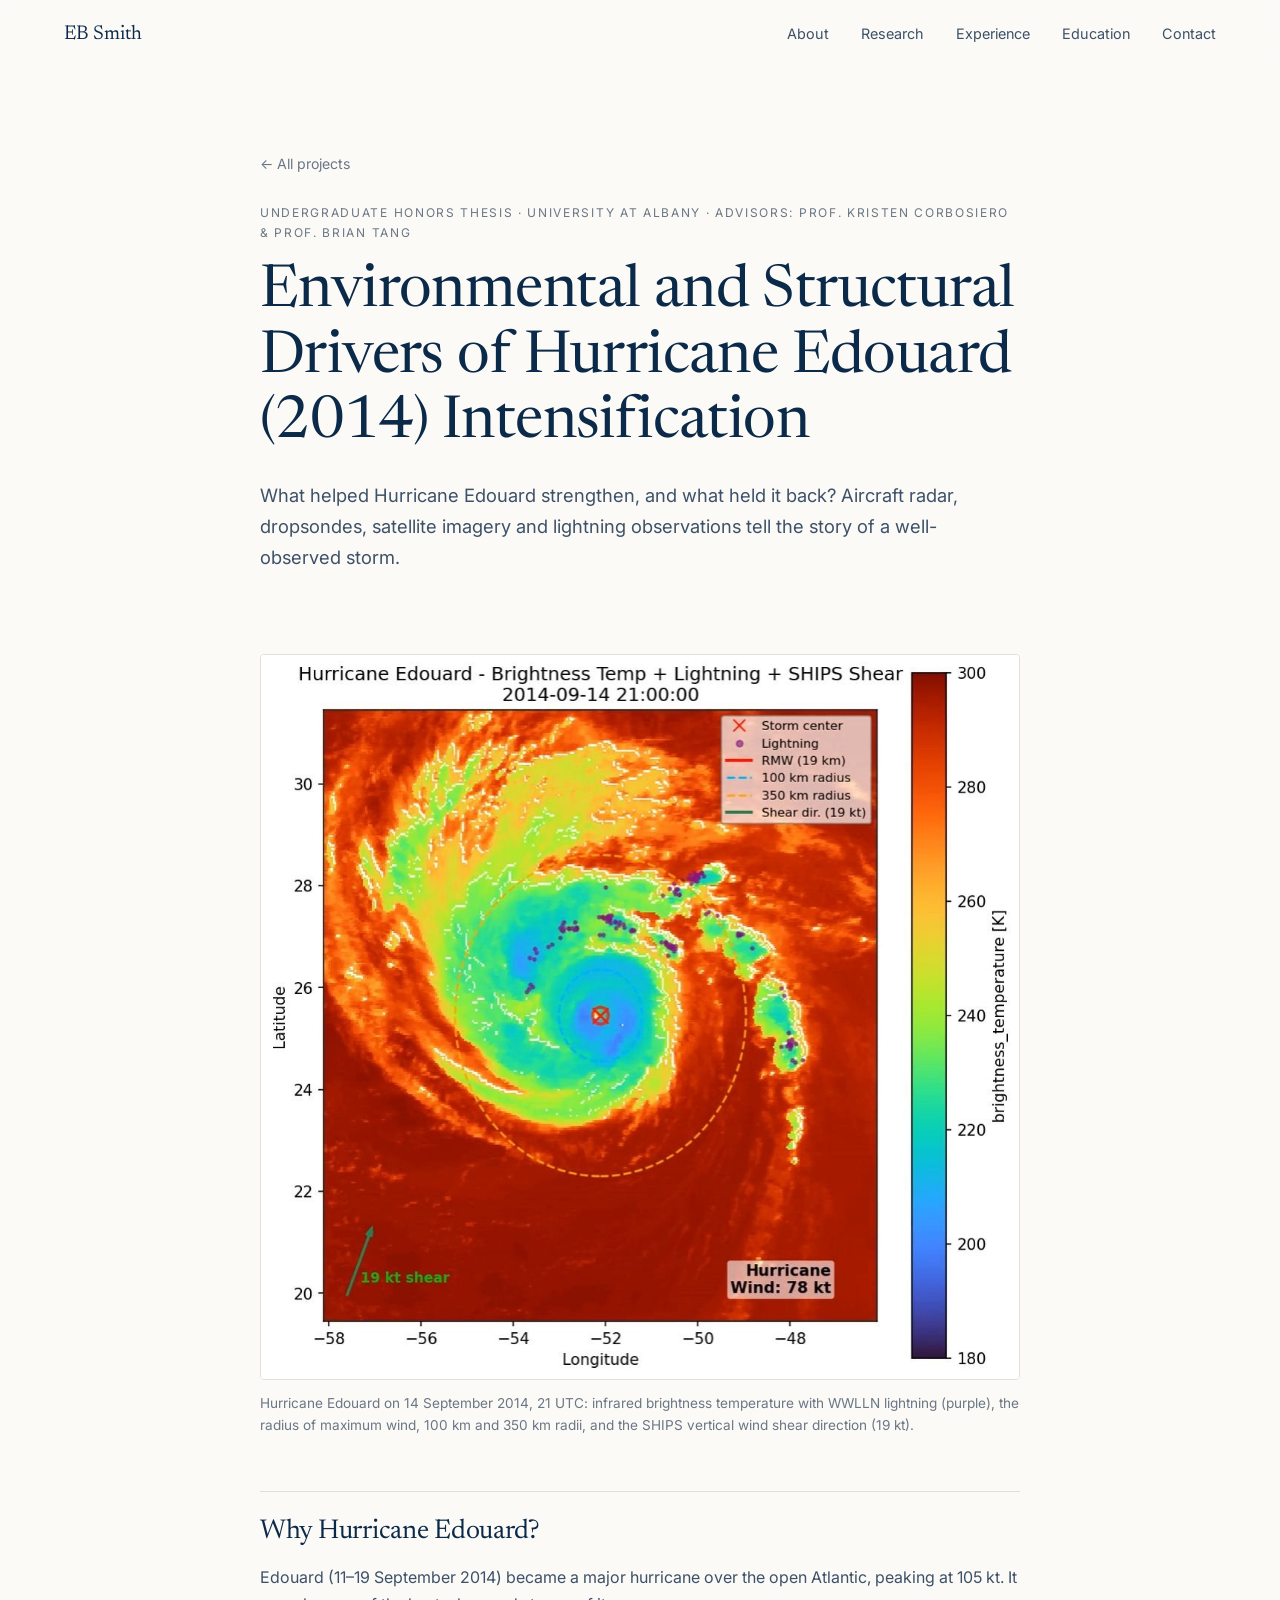
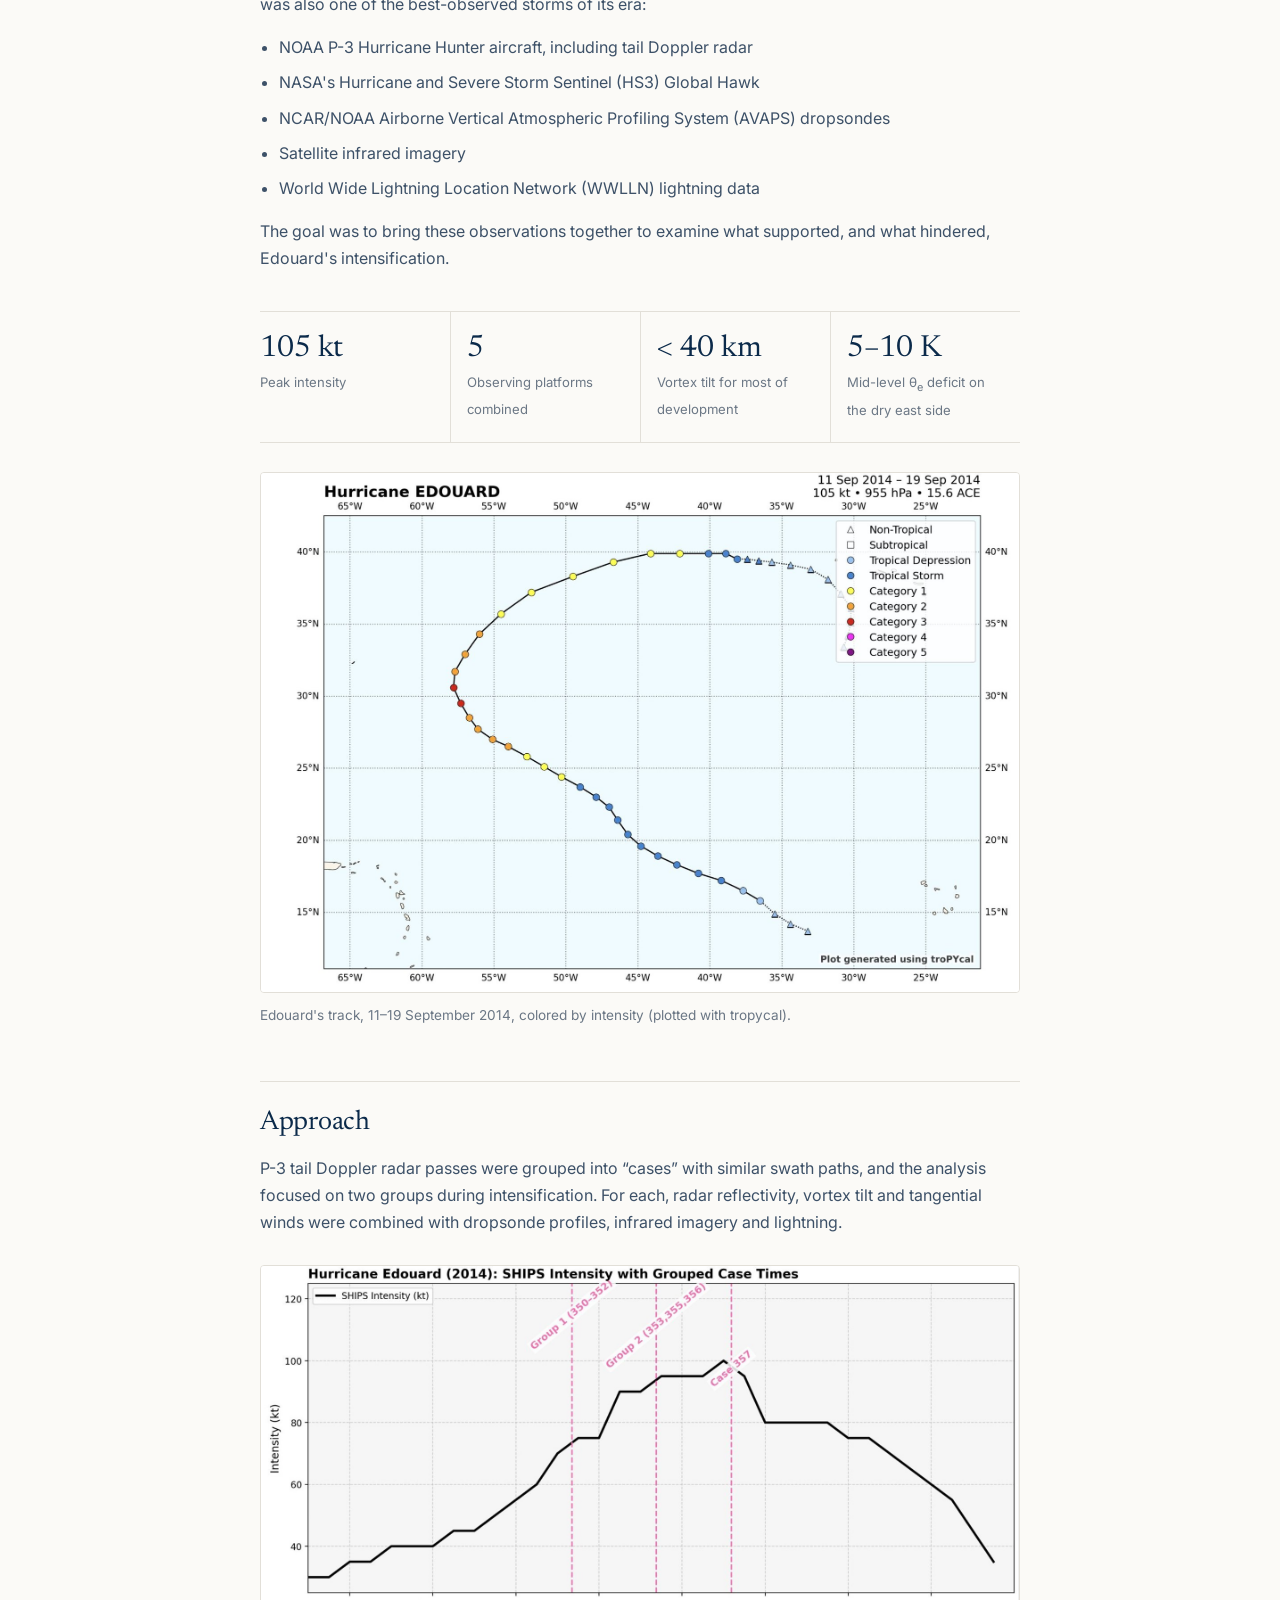
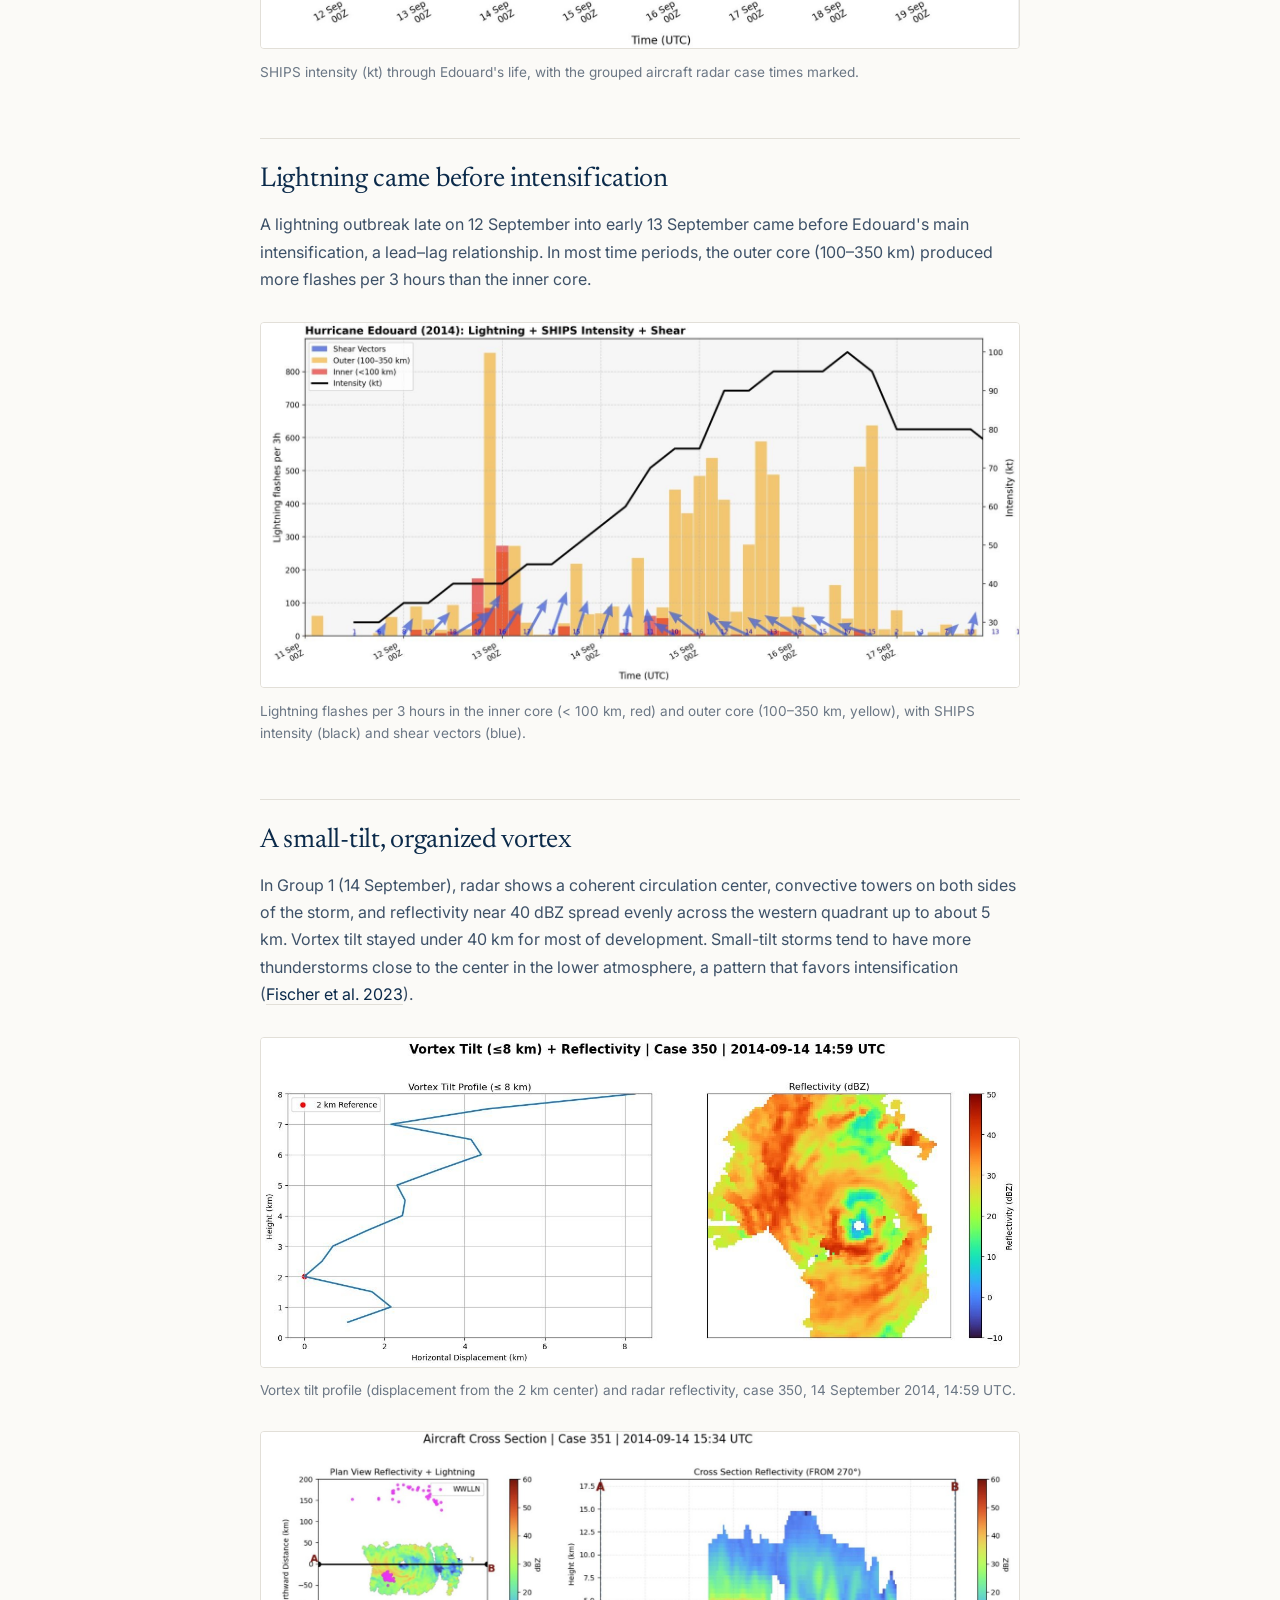
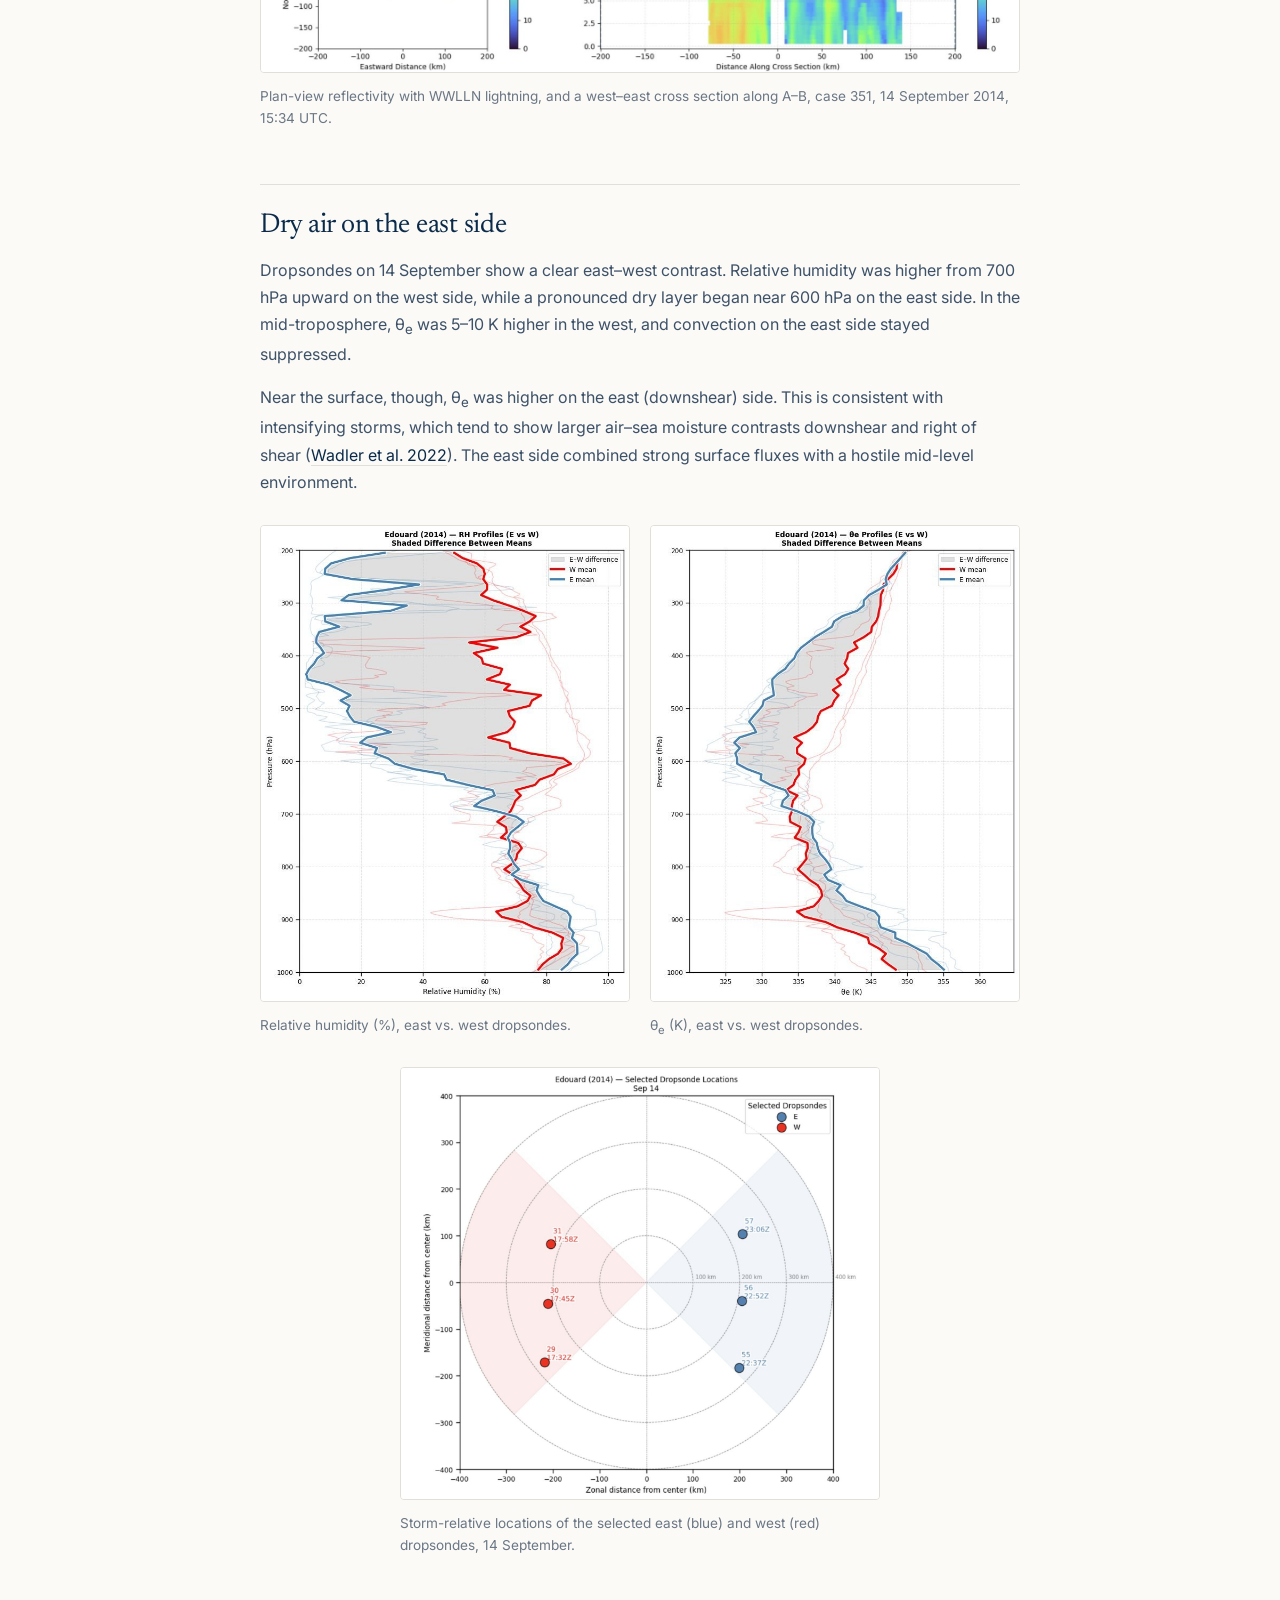
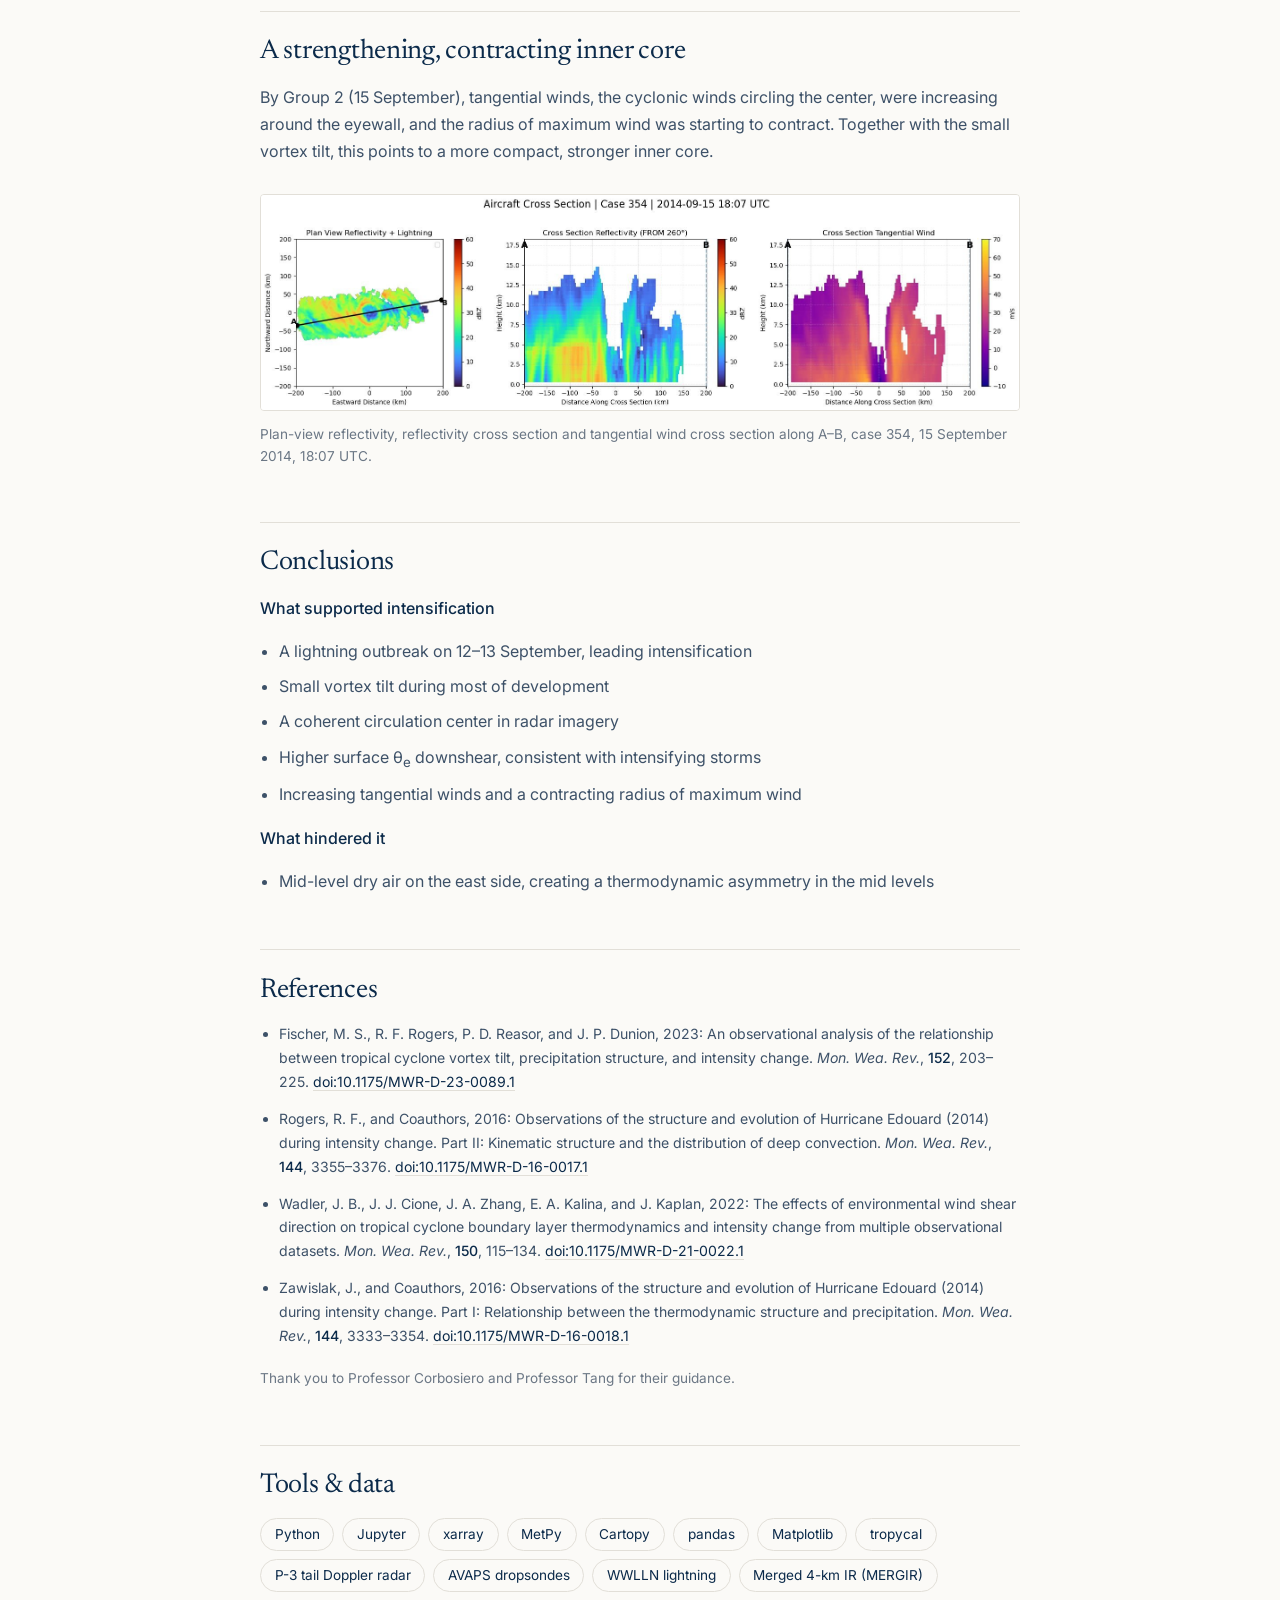
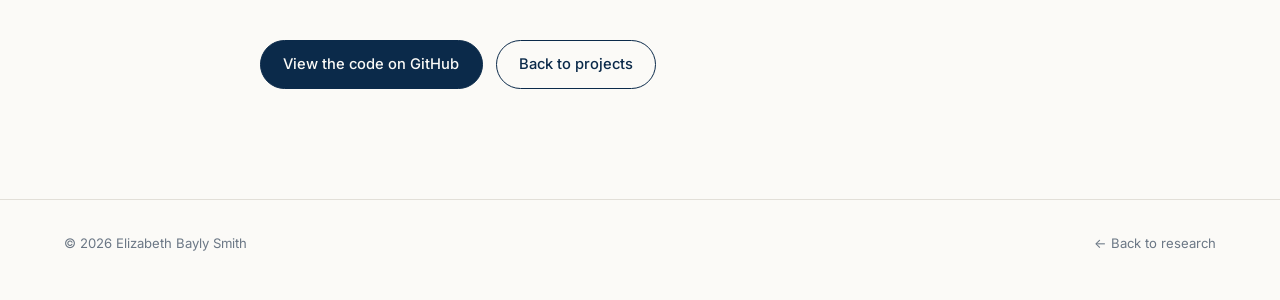
<file: edouard-2014.html>
<!DOCTYPE html>
<html lang="en">
<head>
  <meta charset="UTF-8">
  <meta name="viewport" content="width=device-width, initial-scale=1">
  <title>Hurricane Edouard (2014) Intensification | EB Smith</title>
  <meta name="description" content="Undergraduate honors research on the environmental and structural drivers of Hurricane Edouard's (2014) intensification, using aircraft radar, dropsondes, satellite imagery and lightning data.">
  <meta name="theme-color" content="#fbfaf7">
  <link rel="preconnect" href="https://fonts.googleapis.com">
  <link rel="preconnect" href="https://fonts.gstatic.com" crossorigin>
  <link href="https://fonts.googleapis.com/css2?family=Inter:wght@400;500&family=Newsreader:ital,opsz,wght@0,6..72,400;1,6..72,400&display=swap" rel="stylesheet">
  <link rel="stylesheet" href="style.css">
  <script>document.documentElement.classList.add('js')</script>
</head>
<body>

  <header class="site-header">
    <div class="header-inner">
      <a class="brand" href="index.html">EB Smith</a>
      <button class="menu-btn" aria-expanded="false" aria-controls="site-nav">Menu</button>
      <nav class="site-nav" id="site-nav" aria-label="Main navigation">
        <a href="index.html#about">About</a>
        <a href="index.html#research">Research</a>
        <a href="index.html#experience">Experience</a>
        <a href="index.html#education">Education</a>
        <a href="index.html#contact">Contact</a>
      </nav>
    </div>
  </header>

  <main>

    <section class="project-hero">
      <div class="narrow">
        <a class="back-link" href="index.html#research">&larr; All projects</a>
        <p class="eyebrow">Undergraduate Honors Thesis &middot; University at Albany &middot; Advisors: Prof. Kristen Corbosiero &amp; Prof. Brian Tang</p>
        <h1>Environmental and Structural Drivers of Hurricane Edouard (2014) Intensification</h1>
        <p class="lead">
          What helped Hurricane Edouard strengthen, and what held it back? Aircraft radar,
          dropsondes, satellite imagery and lightning observations tell the story of a
          well-observed storm.
        </p>
      </div>
    </section>

    <section>
      <div class="narrow project-body">

        <figure class="figure-full" style="margin-top:0">
          <a href="images/edouard/ir-lightning-sep14.jpg" target="_blank" rel="noopener">
            <img src="images/edouard/ir-lightning-sep14.jpg" alt="Infrared satellite image of Hurricane Edouard on 14 September 2014 at 21 UTC with lightning strikes, radius of maximum wind, 100 and 350 km radii, and the shear direction overlaid" width="1019" height="974">
          </a>
          <figcaption>
            Hurricane Edouard on 14 September 2014, 21 UTC: infrared brightness temperature
            with WWLLN lightning (purple), the radius of maximum wind, 100 km and 350 km
            radii, and the SHIPS vertical wind shear direction (19 kt).
          </figcaption>
        </figure>

        <h2>Why Hurricane Edouard?</h2>
        <p>
          Edouard (11&ndash;19 September 2014) became a major hurricane over the open Atlantic,
          peaking at 105 kt. It was also one of the best-observed storms of its era:
        </p>
        <ul>
          <li>NOAA P-3 Hurricane Hunter aircraft, including tail Doppler radar</li>
          <li>NASA's Hurricane and Severe Storm Sentinel (HS3) Global Hawk</li>
          <li>NCAR/NOAA Airborne Vertical Atmospheric Profiling System (AVAPS) dropsondes</li>
          <li>Satellite infrared imagery</li>
          <li>World Wide Lightning Location Network (WWLLN) lightning data</li>
        </ul>
        <p>
          The goal was to bring these observations together to examine what supported, and
          what hindered, Edouard's intensification.
        </p>

        <div class="fact-row">
          <div class="fact"><strong>105 kt</strong><span>Peak intensity</span></div>
          <div class="fact"><strong>5</strong><span>Observing platforms combined</span></div>
          <div class="fact"><strong>&lt; 40 km</strong><span>Vortex tilt for most of development</span></div>
          <div class="fact"><strong>5&ndash;10 K</strong><span>Mid-level &theta;<sub>e</sub> deficit on the dry east side</span></div>
        </div>

        <figure class="figure-full">
          <a href="images/edouard/track.jpg" target="_blank" rel="noopener">
            <img src="images/edouard/track.jpg" alt="Track map of Hurricane Edouard from 11 to 19 September 2014, colored by intensity category" width="1700" height="1163" loading="lazy">
          </a>
          <figcaption>Edouard's track, 11&ndash;19 September 2014, colored by intensity (plotted with tropycal).</figcaption>
        </figure>

        <h2>Approach</h2>
        <p>
          P-3 tail Doppler radar passes were grouped into &ldquo;cases&rdquo; with similar swath
          paths, and the analysis focused on two groups during intensification. For each, radar
          reflectivity, vortex tilt and tangential winds were combined with dropsonde
          profiles, infrared imagery and lightning.
        </p>
        <figure class="figure-full">
          <a href="images/edouard/intensity-cases.jpg" target="_blank" rel="noopener">
            <img src="images/edouard/intensity-cases.jpg" alt="SHIPS intensity of Hurricane Edouard over time with the times of grouped aircraft radar cases marked" width="1700" height="858" loading="lazy">
          </a>
          <figcaption>SHIPS intensity (kt) through Edouard's life, with the grouped aircraft radar case times marked.</figcaption>
        </figure>

        <h2>Lightning came before intensification</h2>
        <p>
          A lightning outbreak late on 12 September into early 13 September came before
          Edouard's main intensification, a lead&ndash;lag relationship. In most time
          periods, the outer core (100&ndash;350 km) produced more flashes per 3 hours
          than the inner core.
        </p>
        <figure class="figure-full">
          <a href="images/edouard/lightning-intensity-shear.jpg" target="_blank" rel="noopener">
            <img src="images/edouard/lightning-intensity-shear.jpg" alt="Bar chart of inner-core and outer-core lightning flashes per 3 hours with SHIPS intensity and shear vectors, 11 to 18 September 2014" width="1560" height="750" loading="lazy">
          </a>
          <figcaption>Lightning flashes per 3 hours in the inner core (&lt; 100 km, red) and outer core (100&ndash;350 km, yellow), with SHIPS intensity (black) and shear vectors (blue).</figcaption>
        </figure>

        <h2>A small-tilt, organized vortex</h2>
        <p>
          In Group 1 (14 September), radar shows a coherent circulation center, convective towers
          on both sides of the storm, and reflectivity near 40 dBZ spread evenly across the
          western quadrant up to about 5 km. Vortex tilt stayed under 40 km for most of
          development. Small-tilt storms tend to have more thunderstorms close to the center in the lower
          atmosphere, a pattern that favors intensification
          (<a href="https://doi.org/10.1175/MWR-D-23-0089.1" target="_blank" rel="noopener">Fischer et al. 2023</a>).
        </p>
        <figure class="figure-full">
          <a href="images/edouard/vortex-tilt-case350.jpg" target="_blank" rel="noopener">
            <img src="images/edouard/vortex-tilt-case350.jpg" alt="Vortex tilt profile up to 8 km and reflectivity map from P-3 tail Doppler radar, case 350, 14 September 2014 at 14:59 UTC" width="1364" height="592" loading="lazy">
          </a>
          <figcaption>Vortex tilt profile (displacement from the 2 km center) and radar reflectivity, case 350, 14 September 2014, 14:59 UTC.</figcaption>
        </figure>
        <figure class="figure-full">
          <a href="images/edouard/radar-case351.jpg" target="_blank" rel="noopener">
            <img src="images/edouard/radar-case351.jpg" alt="Plan view reflectivity with lightning and a west-to-east reflectivity cross section through Edouard, case 351, 14 September 2014 at 15:34 UTC" width="1700" height="539" loading="lazy">
          </a>
          <figcaption>Plan-view reflectivity with WWLLN lightning, and a west&ndash;east cross section along A&ndash;B, case 351, 14 September 2014, 15:34 UTC.</figcaption>
        </figure>

        <h2>Dry air on the east side</h2>
        <p>
          Dropsondes on 14 September show a clear east&ndash;west contrast. Relative humidity
          was higher from 700 hPa upward on the west side, while a pronounced dry layer began
          near 600 hPa on the east side. In the mid-troposphere, &theta;<sub>e</sub> was 5&ndash;10 K
          higher in the west, and convection on the east side stayed suppressed.
        </p>
        <p>
          Near the surface, though, &theta;<sub>e</sub> was higher on the east (downshear) side. This is consistent
          with intensifying storms, which tend to show larger air&ndash;sea moisture contrasts
          downshear and right of shear
          (<a href="https://doi.org/10.1175/MWR-D-21-0022.1" target="_blank" rel="noopener">Wadler et al. 2022</a>).
          The east side combined strong surface fluxes with a hostile mid-level environment.
        </p>
        <div class="figure-pair">
          <figure class="figure-full">
            <a href="images/edouard/rh-east-west.jpg" target="_blank" rel="noopener">
              <img src="images/edouard/rh-east-west.jpg" alt="Dropsonde relative humidity profiles on the east and west sides of Edouard with the difference between means shaded" width="691" height="891" loading="lazy">
            </a>
            <figcaption>Relative humidity (%), east vs. west dropsondes.</figcaption>
          </figure>
          <figure class="figure-full">
            <a href="images/edouard/thetae-east-west.jpg" target="_blank" rel="noopener">
              <img src="images/edouard/thetae-east-west.jpg" alt="Dropsonde equivalent potential temperature profiles on the east and west sides of Edouard with the difference between means shaded" width="691" height="891" loading="lazy">
            </a>
            <figcaption>&theta;<sub>e</sub> (K), east vs. west dropsondes.</figcaption>
          </figure>
        </div>
        <figure class="figure-full figure-small">
          <a href="images/edouard/dropsonde-locations.jpg" target="_blank" rel="noopener">
            <img src="images/edouard/dropsonde-locations.jpg" alt="Storm-relative locations of the selected east and west dropsondes on 14 September" width="1544" height="1392" loading="lazy">
          </a>
          <figcaption>Storm-relative locations of the selected east (blue) and west (red) dropsondes, 14 September.</figcaption>
        </figure>

        <h2>A strengthening, contracting inner core</h2>
        <p>
          By Group 2 (15 September), tangential winds, the cyclonic winds circling the
          center, were increasing around the eyewall, and the radius of maximum wind
          was starting to contract. Together with the small vortex tilt, this points to a more compact,
          stronger inner core.
        </p>
        <figure class="figure-full">
          <a href="images/edouard/tangential-wind-case354.jpg" target="_blank" rel="noopener">
            <img src="images/edouard/tangential-wind-case354.jpg" alt="Plan view reflectivity, reflectivity cross section and tangential wind cross section through Edouard, case 354, 15 September 2014 at 18:07 UTC" width="1693" height="480" loading="lazy">
          </a>
          <figcaption>Plan-view reflectivity, reflectivity cross section and tangential wind cross section along A&ndash;B, case 354, 15 September 2014, 18:07 UTC.</figcaption>
        </figure>

        <h2>Conclusions</h2>
        <p><strong>What supported intensification</strong></p>
        <ul>
          <li>A lightning outbreak on 12&ndash;13 September, leading intensification</li>
          <li>Small vortex tilt during most of development</li>
          <li>A coherent circulation center in radar imagery</li>
          <li>Higher surface &theta;<sub>e</sub> downshear, consistent with intensifying storms</li>
          <li>Increasing tangential winds and a contracting radius of maximum wind</li>
        </ul>
        <p><strong>What hindered it</strong></p>
        <ul>
          <li>Mid-level dry air on the east side, creating a thermodynamic asymmetry in the mid levels</li>
        </ul>

        <h2>References</h2>
        <ul class="refs">
          <li>Fischer, M. S., R. F. Rogers, P. D. Reasor, and J. P. Dunion, 2023: An observational analysis of the relationship between tropical cyclone vortex tilt, precipitation structure, and intensity change. <em>Mon. Wea. Rev.</em>, <strong>152</strong>, 203&ndash;225. <a href="https://doi.org/10.1175/MWR-D-23-0089.1">doi:10.1175/MWR-D-23-0089.1</a></li>
          <li>Rogers, R. F., and Coauthors, 2016: Observations of the structure and evolution of Hurricane Edouard (2014) during intensity change. Part II: Kinematic structure and the distribution of deep convection. <em>Mon. Wea. Rev.</em>, <strong>144</strong>, 3355&ndash;3376. <a href="https://doi.org/10.1175/MWR-D-16-0017.1">doi:10.1175/MWR-D-16-0017.1</a></li>
          <li>Wadler, J. B., J. J. Cione, J. A. Zhang, E. A. Kalina, and J. Kaplan, 2022: The effects of environmental wind shear direction on tropical cyclone boundary layer thermodynamics and intensity change from multiple observational datasets. <em>Mon. Wea. Rev.</em>, <strong>150</strong>, 115&ndash;134. <a href="https://doi.org/10.1175/MWR-D-21-0022.1">doi:10.1175/MWR-D-21-0022.1</a></li>
          <li>Zawislak, J., and Coauthors, 2016: Observations of the structure and evolution of Hurricane Edouard (2014) during intensity change. Part I: Relationship between the thermodynamic structure and precipitation. <em>Mon. Wea. Rev.</em>, <strong>144</strong>, 3333&ndash;3354. <a href="https://doi.org/10.1175/MWR-D-16-0018.1">doi:10.1175/MWR-D-16-0018.1</a></li>
        </ul>
        <p class="meta-line">Thank you to Professor Corbosiero and Professor Tang for their guidance.</p>

        <h2>Tools &amp; data</h2>
        <ul class="tags">
          <li>Python</li><li>Jupyter</li><li>xarray</li><li>MetPy</li><li>Cartopy</li><li>pandas</li><li>Matplotlib</li><li>tropycal</li><li>P-3 tail Doppler radar</li><li>AVAPS dropsondes</li><li>WWLLN lightning</li><li>Merged 4-km IR (MERGIR)</li>
        </ul>

        <div class="project-actions">
          <a class="btn btn-primary" href="https://github.com/ebsmith1106/edouard-2014-intensification" target="_blank" rel="noopener">View the code on GitHub</a>
          <a class="btn btn-ghost" href="index.html#research">Back to projects</a>
        </div>

      </div>
    </section>

  </main>

  <footer class="site-footer">
    <div class="footer-inner">
      <p>&copy; 2026 Elizabeth Bayly Smith</p>
      <a href="index.html#research">&larr; Back to research</a>
    </div>
  </footer>

  <script src="main.js"></script>
</body>
</html>
</file>
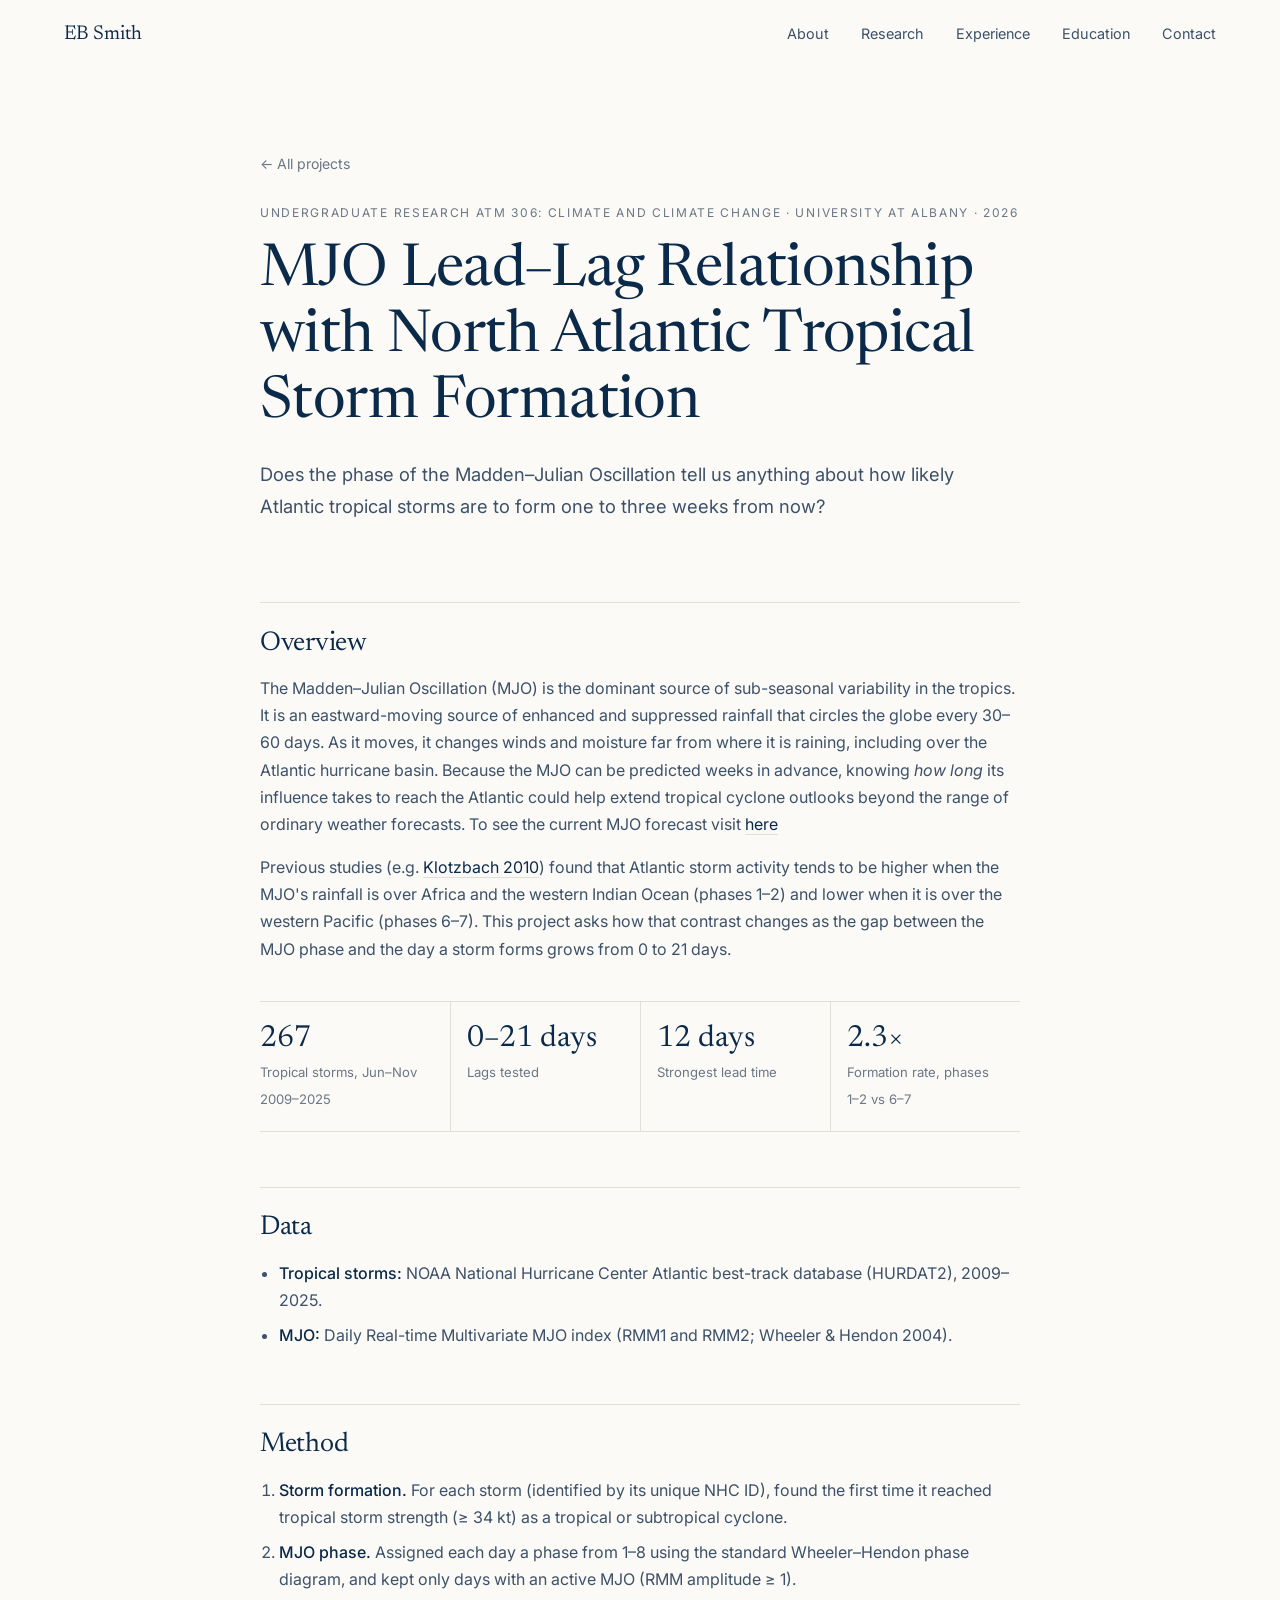
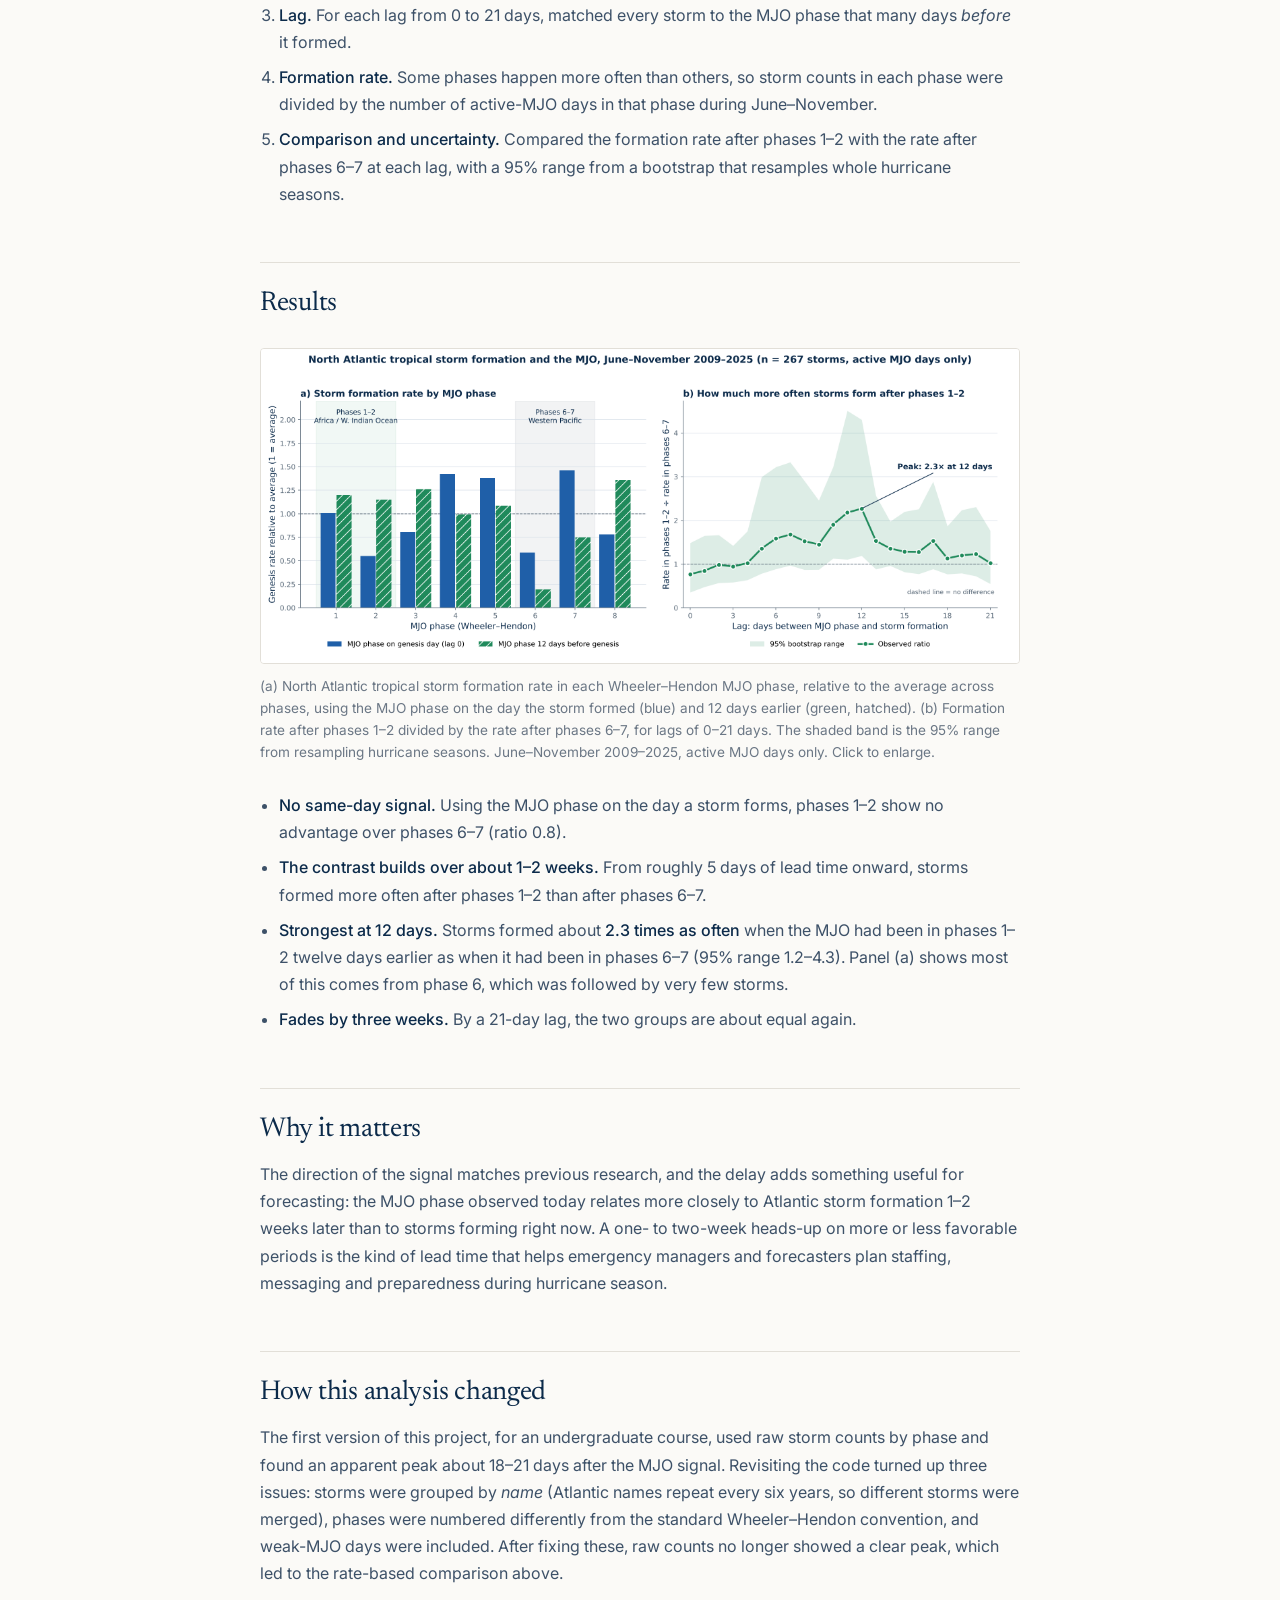
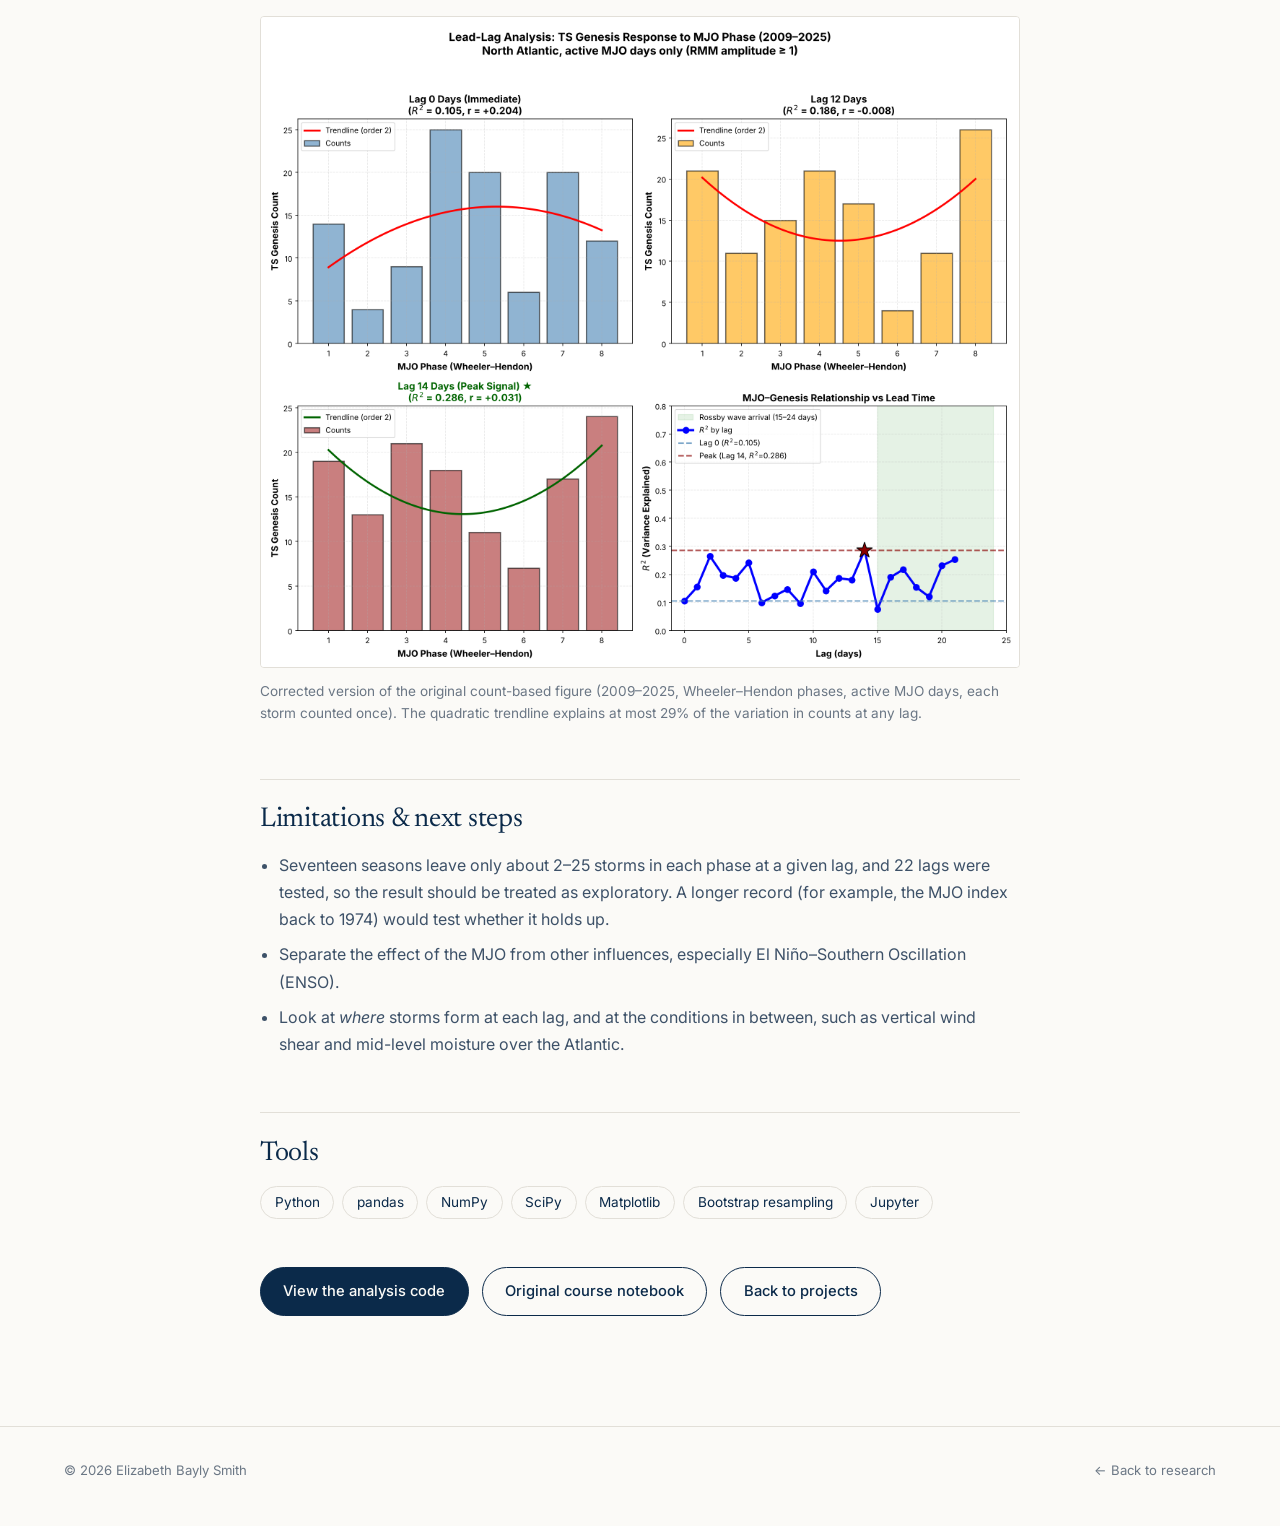
<file: mjo-lead-lag.html>
<!DOCTYPE html>
<html lang="en">
<head>
  <meta charset="UTF-8">
  <meta name="viewport" content="width=device-width, initial-scale=1">
  <title>MJO Lead&ndash;Lag &amp; Atlantic Tropical Storm Formation | EB Smith</title>
  <meta name="description" content="Undergraduate research on how the Madden-Julian Oscillation phase relates to North Atlantic tropical storm formation one to three weeks later, 2009-2025.">
  <meta name="theme-color" content="#fbfaf7">
  <link rel="preconnect" href="https://fonts.googleapis.com">
  <link rel="preconnect" href="https://fonts.gstatic.com" crossorigin>
  <link href="https://fonts.googleapis.com/css2?family=Inter:wght@400;500&family=Newsreader:ital,opsz,wght@0,6..72,400;1,6..72,400&display=swap" rel="stylesheet">
  <link rel="stylesheet" href="style.css">
  <script>document.documentElement.classList.add('js')</script>
</head>
<body>

  <header class="site-header">
    <div class="header-inner">
      <a class="brand" href="index.html">EB Smith</a>
      <button class="menu-btn" aria-expanded="false" aria-controls="site-nav">Menu</button>
      <nav class="site-nav" id="site-nav" aria-label="Main navigation">
        <a href="index.html#about">About</a>
        <a href="index.html#research">Research</a>
        <a href="index.html#experience">Experience</a>
        <a href="index.html#education">Education</a>
        <a href="index.html#contact">Contact</a>
      </nav>
    </div>
  </header>

  <main>

    <section class="project-hero">
      <div class="narrow">
        <a class="back-link" href="index.html#research">&larr; All projects</a>
        <p class="eyebrow">Undergraduate Research ATM 306: Climate and Climate Change &middot; University at Albany &middot; 2026</p>
        <h1>MJO Lead&ndash;Lag Relationship with North Atlantic Tropical Storm Formation</h1>
        <p class="lead">
          Does the phase of the Madden&ndash;Julian Oscillation tell us anything
          about how likely Atlantic tropical storms are to form one to three weeks from now?
        </p>
      </div>
    </section>

    <section>
      <div class="narrow project-body">

        <h2>Overview</h2>
        <p>
          The Madden&ndash;Julian Oscillation (MJO) is the dominant source of
          sub-seasonal variability in the tropics. It is an eastward-moving source of
          enhanced and suppressed rainfall that circles the globe every 30&ndash;60
          days. As it moves, it changes winds and moisture far from where it is
          raining, including over the Atlantic hurricane basin. Because the MJO can be
          predicted weeks in advance, knowing <em>how long</em> its influence takes to
          reach the Atlantic could help extend tropical cyclone outlooks beyond the
          range of ordinary weather forecasts. To see the current MJO forecast visit <a href="https://www.bom.gov.au/climate/mjo/">here</a>
        </p>
        <p>
          Previous studies (e.g.
          <a href="https://tropical.colostate.edu/Publications/papers/klotzbach_2010.pdf" target="_blank" rel="noopener">Klotzbach 2010</a>)
          found that Atlantic storm activity tends to be higher when the MJO's
          rainfall is over Africa and the western Indian Ocean (phases 1&ndash;2) and
          lower when it is over the western Pacific (phases 6&ndash;7). This project
          asks how that contrast changes as the gap between the MJO phase and the
          day a storm forms grows from 0 to 21 days.
        </p>

        <div class="fact-row">
          <div class="fact"><strong>267</strong><span>Tropical storms, Jun&ndash;Nov 2009&ndash;2025</span></div>
          <div class="fact"><strong>0&ndash;21 days</strong><span>Lags tested</span></div>
          <div class="fact"><strong>12 days</strong><span>Strongest lead time</span></div>
          <div class="fact"><strong>2.3&times;</strong><span>Formation rate, phases 1&ndash;2 vs 6&ndash;7</span></div>
        </div>

        <h2>Data</h2>
        <ul>
          <li><strong>Tropical storms:</strong> NOAA National Hurricane Center Atlantic best-track database (HURDAT2), 2009&ndash;2025.</li>
          <li><strong>MJO:</strong> Daily Real-time Multivariate MJO index (RMM1 and RMM2; Wheeler &amp; Hendon 2004).</li>
        </ul>

        <h2>Method</h2>
        <ol>
          <li><strong>Storm formation.</strong> For each storm (identified by its unique NHC ID), found the first time it reached tropical storm strength (&ge; 34 kt) as a tropical or subtropical cyclone.</li>
          <li><strong>MJO phase.</strong> Assigned each day a phase from 1&ndash;8 using the standard Wheeler&ndash;Hendon phase diagram, and kept only days with an active MJO (RMM amplitude &ge; 1).</li>
          <li><strong>Lag.</strong> For each lag from 0 to 21 days, matched every storm to the MJO phase that many days <em>before</em> it formed.</li>
          <li><strong>Formation rate.</strong> Some phases happen more often than others, so storm counts in each phase were divided by the number of active-MJO days in that phase during June&ndash;November.</li>
          <li><strong>Comparison and uncertainty.</strong> Compared the formation rate after phases 1&ndash;2 with the rate after phases 6&ndash;7 at each lag, with a 95% range from a bootstrap that resamples whole hurricane seasons.</li>
        </ol>

        <h2>Results</h2>
        <figure class="figure-full">
          <a href="mjo_genesis_rate_2009_2025.png" target="_blank" rel="noopener">
            <img src="mjo_genesis_rate_2009_2025.png" alt="Two-panel figure. Left: tropical storm formation rate by MJO phase relative to average, for the phase on the day of formation and the phase 12 days before. Right: ratio of formation rate after phases 1 to 2 versus phases 6 to 7 for lags of 0 to 21 days, peaking at 2.3 at 12 days.">
          </a>
          <figcaption>
            (a) North Atlantic tropical storm formation rate in each Wheeler&ndash;Hendon MJO
            phase, relative to the average across phases, using the MJO phase on the day
            the storm formed (blue) and 12 days earlier (green, hatched). (b) Formation rate after
            phases 1&ndash;2 divided by the rate after phases 6&ndash;7, for lags of 0&ndash;21
            days. The shaded band is the 95% range from resampling hurricane seasons.
            June&ndash;November 2009&ndash;2025, active MJO days only. Click to enlarge.
          </figcaption>
        </figure>
        <ul>
          <li><strong>No same-day signal.</strong> Using the MJO phase on the day a storm forms, phases 1&ndash;2 show no advantage over phases 6&ndash;7 (ratio 0.8).</li>
          <li><strong>The contrast builds over about 1&ndash;2 weeks.</strong> From roughly 5 days of lead time onward, storms formed more often after phases 1&ndash;2 than after phases 6&ndash;7.</li>
          <li><strong>Strongest at 12 days.</strong> Storms formed about <strong>2.3 times as often</strong> when the MJO had been in phases 1&ndash;2 twelve days earlier as when it had been in phases 6&ndash;7 (95% range 1.2&ndash;4.3). Panel (a) shows most of this comes from phase 6, which was followed by very few storms.</li>
          <li><strong>Fades by three weeks.</strong> By a 21-day lag, the two groups are about equal again.</li>
        </ul>

        <h2>Why it matters</h2>
        <p>
          The direction of the signal matches previous research, and the delay adds
          something useful for forecasting: the MJO phase observed today relates more closely to
          Atlantic storm formation 1&ndash;2 weeks later than to storms forming
          right now. A one- to two-week heads-up on more or less favorable
          periods is the kind of lead time that helps emergency managers
          and forecasters plan staffing, messaging and preparedness during hurricane season.
        </p>

        <h2>How this analysis changed</h2>
        <p>
          The first version of this project, for an undergraduate course, used raw
          storm counts by phase and found an apparent peak about 18&ndash;21 days after the MJO signal.
          Revisiting the code turned up three issues: storms were grouped by
          <em>name</em> (Atlantic names repeat every six years, so different storms were merged),
          phases were numbered differently from the standard Wheeler&ndash;Hendon convention,
          and weak-MJO days were included. After fixing these, raw counts no longer
          showed a clear peak, which led to the rate-based comparison above.
        </p>
        <figure class="figure-full">
          <a href="lead_lag_relationship_2009_2025.png" target="_blank" rel="noopener">
            <img src="lead_lag_relationship_2009_2025.png" alt="Four-panel figure of tropical storm counts by Wheeler-Hendon MJO phase at lags of 0, 12 and 14 days, with quadratic trendlines, and R-squared versus lag showing no strong peak.">
          </a>
          <figcaption>
            Corrected version of the original count-based figure (2009&ndash;2025,
            Wheeler&ndash;Hendon phases, active MJO days, each storm counted once). The
            quadratic trendline explains at most 29% of the variation in counts at any lag.
          </figcaption>
        </figure>

        <h2>Limitations &amp; next steps</h2>
        <ul>
          <li>Seventeen seasons leave only about 2&ndash;25 storms in each phase at a given lag, and 22 lags were tested, so the result should be treated as exploratory. A longer record (for example, the MJO index back to 1974) would test whether it holds up.</li>
          <li>Separate the effect of the MJO from other influences, especially El Ni&ntilde;o&ndash;Southern Oscillation (ENSO).</li>
          <li>Look at <em>where</em> storms form at each lag, and at the conditions in between, such as vertical wind shear and mid-level moisture over the Atlantic.</li>
        </ul>

        <h2>Tools</h2>
        <ul class="tags">
          <li>Python</li><li>pandas</li><li>NumPy</li><li>SciPy</li><li>Matplotlib</li><li>Bootstrap resampling</li><li>Jupyter</li>
        </ul>

        <div class="project-actions">
          <a class="btn btn-primary" href="https://github.com/ebsmith1106/grad_student_webpage/blob/main/mjo_genesis_rate_2009_2025.py" target="_blank" rel="noopener">View the analysis code</a>
          <a class="btn btn-ghost" href="https://github.com/ebsmith1106/grad_student_webpage/blob/main/graphs_for_MJO_1.ipynb" target="_blank" rel="noopener">Original course notebook</a>
          <a class="btn btn-ghost" href="index.html#research">Back to projects</a>
        </div>

      </div>
    </section>

  </main>

  <footer class="site-footer">
    <div class="footer-inner">
      <p>&copy; 2026 Elizabeth Bayly Smith</p>
      <a href="index.html#research">&larr; Back to research</a>
    </div>
  </footer>

  <script src="main.js"></script>

</body>
</html>
</file>
<file: style.css>
/* ==========================================================
   EB Smith — minimal research portfolio
   Palette: warm paper, deep navy ink, one green accent
   ========================================================== */
:root {
  --paper: #fbfaf7;
  --paper-2: #f3f1ec;
  --ink: #0b2a4a;
  --ink-soft: #3d5168;
  --muted: #6b7785;
  --line: #e2dfd8;
  --accent: #1f8a5b;
  --accent-dark: #166a46;

  --serif: "Newsreader", Georgia, "Times New Roman", serif;
  --sans: "Inter", system-ui, -apple-system, "Segoe UI", Roboto, sans-serif;

  --wrap: min(1180px, 90vw);
  --ease: cubic-bezier(.2, .7, .2, 1);
}

/* ---------- Base ---------- */
*, *::before, *::after { box-sizing: border-box; }
html { scroll-behavior: smooth; scroll-padding-top: 80px; }
body {
  margin: 0;
  font-family: var(--sans);
  font-size: 1rem;
  line-height: 1.7;
  color: var(--ink-soft);
  background: var(--paper);
  -webkit-font-smoothing: antialiased;
}
img { max-width: 100%; height: auto; display: block; }
a { color: var(--ink); text-decoration: none; }
a:hover { color: var(--accent); }
::selection { background: var(--accent); color: #fff; }

h1, h2, h3 {
  font-family: var(--serif);
  font-weight: 400;
  color: var(--ink);
  line-height: 1.12;
  letter-spacing: -0.01em;
  margin: 0 0 0.6em;
}
h3 { font-size: 1.35rem; line-height: 1.3; }
p { margin: 0 0 1em; }
em { font-style: italic; }
code { font-size: 0.9em; }

.wrap { width: var(--wrap); margin: 0 auto; }
.narrow { width: min(760px, 90vw); margin: 0 auto; }

/* small uppercase label */
.label {
  font-size: 0.75rem;
  letter-spacing: 0.14em;
  text-transform: uppercase;
  color: var(--muted);
  margin: 0;
}

/* ---------- Header ---------- */
.site-header {
  position: fixed;
  inset: 0 0 auto 0;
  z-index: 50;
  background: rgba(251, 250, 247, 0.86);
  backdrop-filter: blur(10px);
  -webkit-backdrop-filter: blur(10px);
  border-bottom: 1px solid transparent;
  transition: transform .4s var(--ease), border-color .3s;
}
.site-header.scrolled { border-bottom-color: var(--line); }
.site-header.hide { transform: translateY(-100%); }
.header-inner {
  width: var(--wrap);
  margin: 0 auto;
  display: flex;
  align-items: center;
  justify-content: space-between;
  height: 68px;
}
.brand {
  font-family: var(--serif);
  font-size: 1.25rem;
  color: var(--ink);
}
.brand:hover { color: var(--ink); }
.site-nav { display: flex; gap: 2rem; }
.site-nav a {
  font-size: 0.9rem;
  color: var(--ink-soft);
  position: relative;
}
.site-nav a::after {
  content: "";
  position: absolute;
  left: 0; right: 0; bottom: -4px;
  height: 1px;
  background: var(--accent);
  transform: scaleX(0);
  transform-origin: left;
  transition: transform .35s var(--ease);
}
.site-nav a:hover { color: var(--ink); }
.site-nav a:hover::after, .site-nav a.active::after { transform: scaleX(1); }

.menu-btn {
  display: none;
  background: none;
  border: 1px solid var(--line);
  border-radius: 999px;
  padding: 0.35rem 0.95rem;
  font: inherit;
  font-size: 0.85rem;
  color: var(--ink);
  cursor: pointer;
}

/* ---------- Hero ---------- */
.hero {
  padding: 150px 0 70px;
}
.hero-grid {
  display: grid;
  grid-template-columns: 1.55fr 1fr;
  gap: 4rem;
  align-items: end;
}
.hero h1 {
  font-size: clamp(2.6rem, 6vw, 5.2rem);
  margin: 1.2rem 0 1.6rem;
}
.hero h1 em { color: var(--accent); }
.hero-intro {
  font-size: 1.12rem;
  max-width: 34em;
  color: var(--ink-soft);
}
.hero-figure { margin: 0; }
.hero-name {
  font-family: var(--serif);
  font-size: 1.35rem;
  color: var(--ink);
  margin-top: 0.9rem;
}
.hero-portrait {
  margin: 0;
  aspect-ratio: 4 / 5;
  overflow: hidden;
  border-radius: 4px;
  background: var(--paper-2);
}
.hero-portrait img { width: 100%; height: 100%; object-fit: cover; object-position: center 20%; }
.hero-meta {
  display: grid;
  grid-template-columns: repeat(3, 1fr);
  gap: 2rem;
  margin-top: 4rem;
  padding-top: 1.4rem;
  border-top: 1px solid var(--line);
}
.hero-meta p { margin: 0.35rem 0 0; color: var(--ink); font-size: 0.98rem; }

/* ---------- Rolling image strip ---------- */
.marquee {
  overflow: hidden;
  padding: 1rem 0 0.5rem;
  -webkit-mask-image: linear-gradient(90deg, transparent, #000 6%, #000 94%, transparent);
          mask-image: linear-gradient(90deg, transparent, #000 6%, #000 94%, transparent);
}
.marquee-track {
  display: flex;
  gap: 1.5rem;
  width: max-content;
  animation: roll var(--roll-duration, 60s) linear infinite;
}
.marquee:hover .marquee-track,
.marquee:focus-within .marquee-track { animation-play-state: paused; }
@keyframes roll { to { transform: translateX(calc(-50% - 0.75rem)); } }

.roll-item { margin: 0; flex: none; }
.roll-item img {
  height: clamp(240px, 32vw, 380px);
  width: auto;
  border-radius: 4px;
  background: var(--paper-2);
  transition: filter .5s var(--ease);
}
.marquee:hover .roll-item img { filter: saturate(.6); }
.marquee:hover .roll-item:hover img { filter: none; }
.roll-item figcaption {
  font-size: 0.8rem;
  color: var(--muted);
  margin-top: 0.6rem;
  max-width: 30ch;
}
.roll-item figcaption a { color: var(--ink); border-bottom: 1px solid var(--line); }
.marquee-note { text-align: right; font-size: 0.75rem; color: var(--muted); margin: 0.4rem 0 0; }

/* ---------- Numbered sections ---------- */
.section { padding: 110px 0; border-top: 1px solid var(--line); }
.section-grid {
  display: grid;
  grid-template-columns: 220px 1fr;
  gap: 3rem;
}
.section-head { position: sticky; top: 100px; align-self: start; }
.section-num {
  font-family: var(--serif);
  font-size: 0.95rem;
  color: var(--accent);
  margin: 0 0 0.3rem;
}
.section-head h2 { font-size: 1.05rem; font-family: var(--sans); font-weight: 500; letter-spacing: 0.02em; }

.lede {
  font-family: var(--serif);
  font-size: clamp(1.45rem, 2.4vw, 2rem);
  line-height: 1.35;
  color: var(--ink);
  margin-bottom: 1.4em;
}
.body-cols { columns: 2 320px; column-gap: 3rem; }
.body-cols p { break-inside: avoid; }

.interest-list {
  list-style: none;
  padding: 0;
  margin: 2.4rem 0 0;
  display: grid;
  grid-template-columns: repeat(2, 1fr);
  border-top: 1px solid var(--line);
}
.interest-list li {
  padding: 1rem 0;
  border-bottom: 1px solid var(--line);
  color: var(--ink);
  display: flex;
  gap: 1rem;
}
.interest-list li span { color: var(--muted); font-family: var(--serif); }

/* ---------- Research / featured project ---------- */
.feature {
  display: grid;
  grid-template-columns: 1.15fr 1fr;
  gap: 3rem;
  align-items: center;
  color: inherit;
}
.feature:hover { color: inherit; }
.feature-img {
  overflow: hidden;
  border-radius: 4px;
  background: #fff;
  border: 1px solid var(--line);
}
.feature-img img { width: 100%; transition: transform .8s var(--ease); }
.feature:hover .feature-img img { transform: scale(1.03); }
.feature h3 { font-size: clamp(1.5rem, 2.4vw, 2rem); margin: 0.8rem 0 1rem; }
.feature p { color: var(--ink-soft); }
.more-link {
  display: inline-flex;
  gap: 0.5rem;
  align-items: center;
  color: var(--ink);
  font-weight: 500;
  border-bottom: 1px solid var(--ink);
  padding-bottom: 2px;
  transition: gap .3s var(--ease), color .2s, border-color .2s;
}
.feature:hover .more-link, .more-link:hover { gap: 0.9rem; color: var(--accent); border-color: var(--accent); }
.meta-line { font-size: 0.85rem; color: var(--muted); margin-top: 1.2rem; }
.in-progress {
  margin-top: 3.5rem;
  padding-top: 1.2rem;
  border-top: 1px solid var(--line);
  color: var(--muted);
  font-size: 0.95rem;
}

.upcoming {
  margin-top: 4.5rem;
  padding: 2rem 2.2rem;
  border: 1px dashed var(--line);
  border-radius: 4px;
  background: var(--paper-2);
}
.upcoming h3 { font-size: clamp(1.4rem, 2.2vw, 1.75rem); margin: 0.7rem 0 0.8rem; }
.upcoming p:last-child { margin: 0; max-width: 46em; }
.upcoming .label { display: flex; align-items: center; gap: 0.6rem; color: var(--accent-dark); }
.pulse { width: 8px; height: 8px; border-radius: 50%; background: var(--accent); flex: none; }
@media (prefers-reduced-motion: no-preference) {
  .pulse { animation: pulse 2.4s ease-in-out infinite; }
  @keyframes pulse { 0%, 100% { box-shadow: 0 0 0 0 rgba(31, 138, 91, .45); } 50% { box-shadow: 0 0 0 6px rgba(31, 138, 91, 0); } }
}

/* ---------- Experience / education rows ---------- */
.rows { border-top: 1px solid var(--line); }
.row {
  display: grid;
  grid-template-columns: 1fr auto;
  gap: 0.2rem 2rem;
  padding: 1.6rem 0;
  border-bottom: 1px solid var(--line);
}
.row h3 { margin: 0; font-size: 1.3rem; }
.row .when { font-size: 0.85rem; color: var(--muted); white-space: nowrap; padding-top: 0.3rem; }
.row .role { grid-column: 1 / -1; margin: 0; color: var(--accent-dark); font-size: 0.95rem; }
.row ul {
  grid-column: 1 / -1;
  margin: 0.8rem 0 0;
  padding-left: 1.1rem;
  font-size: 0.95rem;
  color: var(--ink-soft);
}
.row li { margin-bottom: 0.25rem; }
.row li::marker { color: var(--muted); }
.skills-line { margin-top: 2rem; font-size: 0.95rem; }
.skills-line strong { color: var(--ink); font-weight: 500; }

/* ---------- Forecasting tools ---------- */
.tools-label { margin-bottom: 0.9rem; }
.tool-list { list-style: none; padding: 0; margin: 0; border-top: 1px solid var(--line); }
.tool {
  display: grid;
  grid-template-columns: minmax(0, 280px) 1fr;
  gap: 0.3rem 2.2rem;
  padding: 1.15rem 0;
  border-bottom: 1px solid var(--line);
  align-items: start;
}
.tool-name {
  display: flex;
  align-items: flex-start;
  gap: 0.75rem;
  font-family: var(--serif);
  font-size: 1.15rem;
  line-height: 1.3;
  color: var(--ink);
}
.tool-name img {
  width: 20px;
  height: 20px;
  flex: none;
  margin-top: 0.15em;
  border-radius: 4px;
  background: var(--paper-2);
}
.tool-name span { border-bottom: 1px solid transparent; transition: border-color .25s; }
.tool-name:hover span { border-color: var(--accent); }
.tool p { margin: 0; font-size: 0.95rem; }

/* ---------- Contact ---------- */
.contact-big {
  font-family: var(--serif);
  font-size: clamp(1.6rem, 3.4vw, 2.6rem);
  line-height: 1.25;
  color: var(--ink);
  margin-bottom: 2.4rem;
}
.contact-big a { border-bottom: 1px solid var(--line); transition: border-color .3s; }
.contact-big a:hover { border-color: var(--accent); }
.contact-list { list-style: none; padding: 0; margin: 0; border-top: 1px solid var(--line); }
.contact-list li {
  display: grid;
  grid-template-columns: 160px 1fr;
  gap: 1rem;
  padding: 0.95rem 0;
  border-bottom: 1px solid var(--line);
  font-size: 0.95rem;
}
.contact-list span { color: var(--muted); }
.contact-list a { overflow-wrap: anywhere; }

/* ---------- Footer ---------- */
.site-footer {
  border-top: 1px solid var(--line);
  padding: 2rem 0;
  font-size: 0.82rem;
  color: var(--muted);
}
.footer-inner { width: var(--wrap); margin: 0 auto; display: flex; justify-content: space-between; gap: 1rem; flex-wrap: wrap; }
.footer-inner a { color: var(--muted); }
.footer-inner a:hover { color: var(--ink); }

/* ---------- Scroll reveal ---------- */
.js .reveal { opacity: 0; transform: translateY(24px); transition: opacity 1s var(--ease), transform 1s var(--ease); }
.js .reveal.in { opacity: 1; transform: none; }
.js .reveal.d1 { transition-delay: .1s; }
.js .reveal.d2 { transition-delay: .2s; }

/* ==========================================================
   Project detail page
   ========================================================== */
.project-hero { padding: 150px 0 50px; }
.project-hero h1 { font-size: clamp(2.2rem, 4.6vw, 3.8rem); max-width: 18em; margin: 1rem 0 1.4rem; }
.project-hero .lead { font-size: 1.15rem; max-width: 40em; color: var(--ink-soft); margin: 0; }
.back-link { font-size: 0.88rem; color: var(--muted); }
.back-link:hover { color: var(--accent); }
.eyebrow { font-size: 0.75rem; letter-spacing: 0.14em; text-transform: uppercase; color: var(--muted); margin: 1.6rem 0 0; }

.project-body { padding: 30px 0 110px; }
.project-body h2 {
  font-size: 1.7rem;
  margin: 3.4rem 0 1rem;
  padding-top: 1.6rem;
  border-top: 1px solid var(--line);
}
.project-body h2:first-child { margin-top: 0; }
.project-body ol, .project-body ul { padding-left: 1.2rem; }
.project-body li { margin-bottom: 0.5rem; }
.project-body strong { color: var(--ink); font-weight: 500; }
.project-body a:not(.btn) { border-bottom: 1px solid var(--line); }
.project-body a:not(.btn):hover { border-color: var(--accent); }

.fact-row {
  display: grid;
  grid-template-columns: repeat(4, 1fr);
  margin: 2.4rem 0 0.5rem;
  border-top: 1px solid var(--line);
  border-bottom: 1px solid var(--line);
}
.fact { padding: 1.2rem 1rem 1.2rem 0; }
.fact + .fact { padding-left: 1rem; border-left: 1px solid var(--line); }
.fact strong { display: block; font-family: var(--serif); font-weight: 400; font-size: 1.9rem; color: var(--ink); line-height: 1.2; }
.fact span { font-size: 0.82rem; color: var(--muted); }

.figure-full { margin: 1.8rem 0; }
.figure-full a { display: block; border: 1px solid var(--line); border-radius: 4px; overflow: hidden; background: #fff; border-bottom: 1px solid var(--line) !important; }
.figure-full figcaption { font-size: 0.85rem; color: var(--muted); margin-top: 0.8rem; line-height: 1.6; }

.tags { list-style: none; padding: 0 !important; margin: 0; display: flex; flex-wrap: wrap; gap: 0.5rem; }
.tags li {
  border: 1px solid var(--line);
  border-radius: 999px;
  padding: 0.25rem 0.85rem;
  font-size: 0.85rem;
  color: var(--ink);
  margin: 0;
}

.project-actions { display: flex; gap: 0.8rem; flex-wrap: wrap; margin-top: 3rem; }
.btn {
  display: inline-block;
  padding: 0.7rem 1.4rem;
  border-radius: 999px;
  font-size: 0.92rem;
  font-weight: 500;
  border: 1px solid var(--ink);
  transition: background .25s, color .25s, border-color .25s;
}
.btn-primary { background: var(--ink); color: var(--paper); }
.btn-primary:hover { background: var(--accent); border-color: var(--accent); color: #fff; }
.btn-ghost { background: transparent; color: var(--ink); }
.btn-ghost:hover { border-color: var(--accent); color: var(--accent); }

.figure-pair { display: grid; grid-template-columns: 1fr 1fr; gap: 1.2rem; margin: 1.8rem 0; }
.figure-pair .figure-full { margin: 0; }
.figure-small { max-width: 480px; margin-left: auto; margin-right: auto; }
.refs { font-size: 0.88rem; }
.refs li { margin-bottom: 0.8rem; }
.feature + .feature { margin-top: 4.5rem; padding-top: 4.5rem; border-top: 1px solid var(--line); }

/* ---------- Responsive ---------- */
@media (max-width: 900px) {
  .hero-grid, .feature { grid-template-columns: 1fr; gap: 2.5rem; }
  .hero-figure { max-width: 360px; }
  .section-grid { grid-template-columns: 1fr; gap: 1.2rem; }
  .section-head { position: static; display: flex; gap: 0.8rem; align-items: baseline; }
  .section { padding: 80px 0; }
  .fact-row { grid-template-columns: repeat(2, 1fr); }
  .fact:nth-child(3) { padding-left: 0; border-left: 0; }
  .fact:nth-child(n+3) { border-top: 1px solid var(--line); }
  .figure-pair { grid-template-columns: 1fr; }
}
@media (max-width: 720px) {
  .menu-btn { display: block; }
  .site-nav {
    position: absolute;
    top: 68px; left: 0; right: 0;
    flex-direction: column;
    gap: 0;
    background: var(--paper);
    border-bottom: 1px solid var(--line);
    padding: 0.5rem 5vw 1rem;
    display: none;
  }
  .site-nav.open { display: flex; }
  .site-nav a { padding: 0.7rem 0; font-size: 1.05rem; border-bottom: 1px solid var(--line); }
  .site-nav a::after { display: none; }
  .hero { padding-top: 120px; }
  .hero-meta { grid-template-columns: 1fr; gap: 1rem; margin-top: 2.5rem; }
  .interest-list { grid-template-columns: 1fr; }
  .row { grid-template-columns: 1fr; }
  .row .when { padding: 0; }
  .contact-list li { grid-template-columns: 1fr; gap: 0.1rem; }
  .tool { grid-template-columns: 1fr; gap: 0.5rem; }
}

/* ---------- Reduced motion ---------- */
@media (prefers-reduced-motion: reduce) {
  html { scroll-behavior: auto; }
  .marquee { overflow-x: auto; -webkit-mask-image: none; mask-image: none; }
  .marquee-track { animation: none; }
  .js .reveal { opacity: 1; transform: none; transition: none; }
  .site-header { transition: none; }
}
</file>
